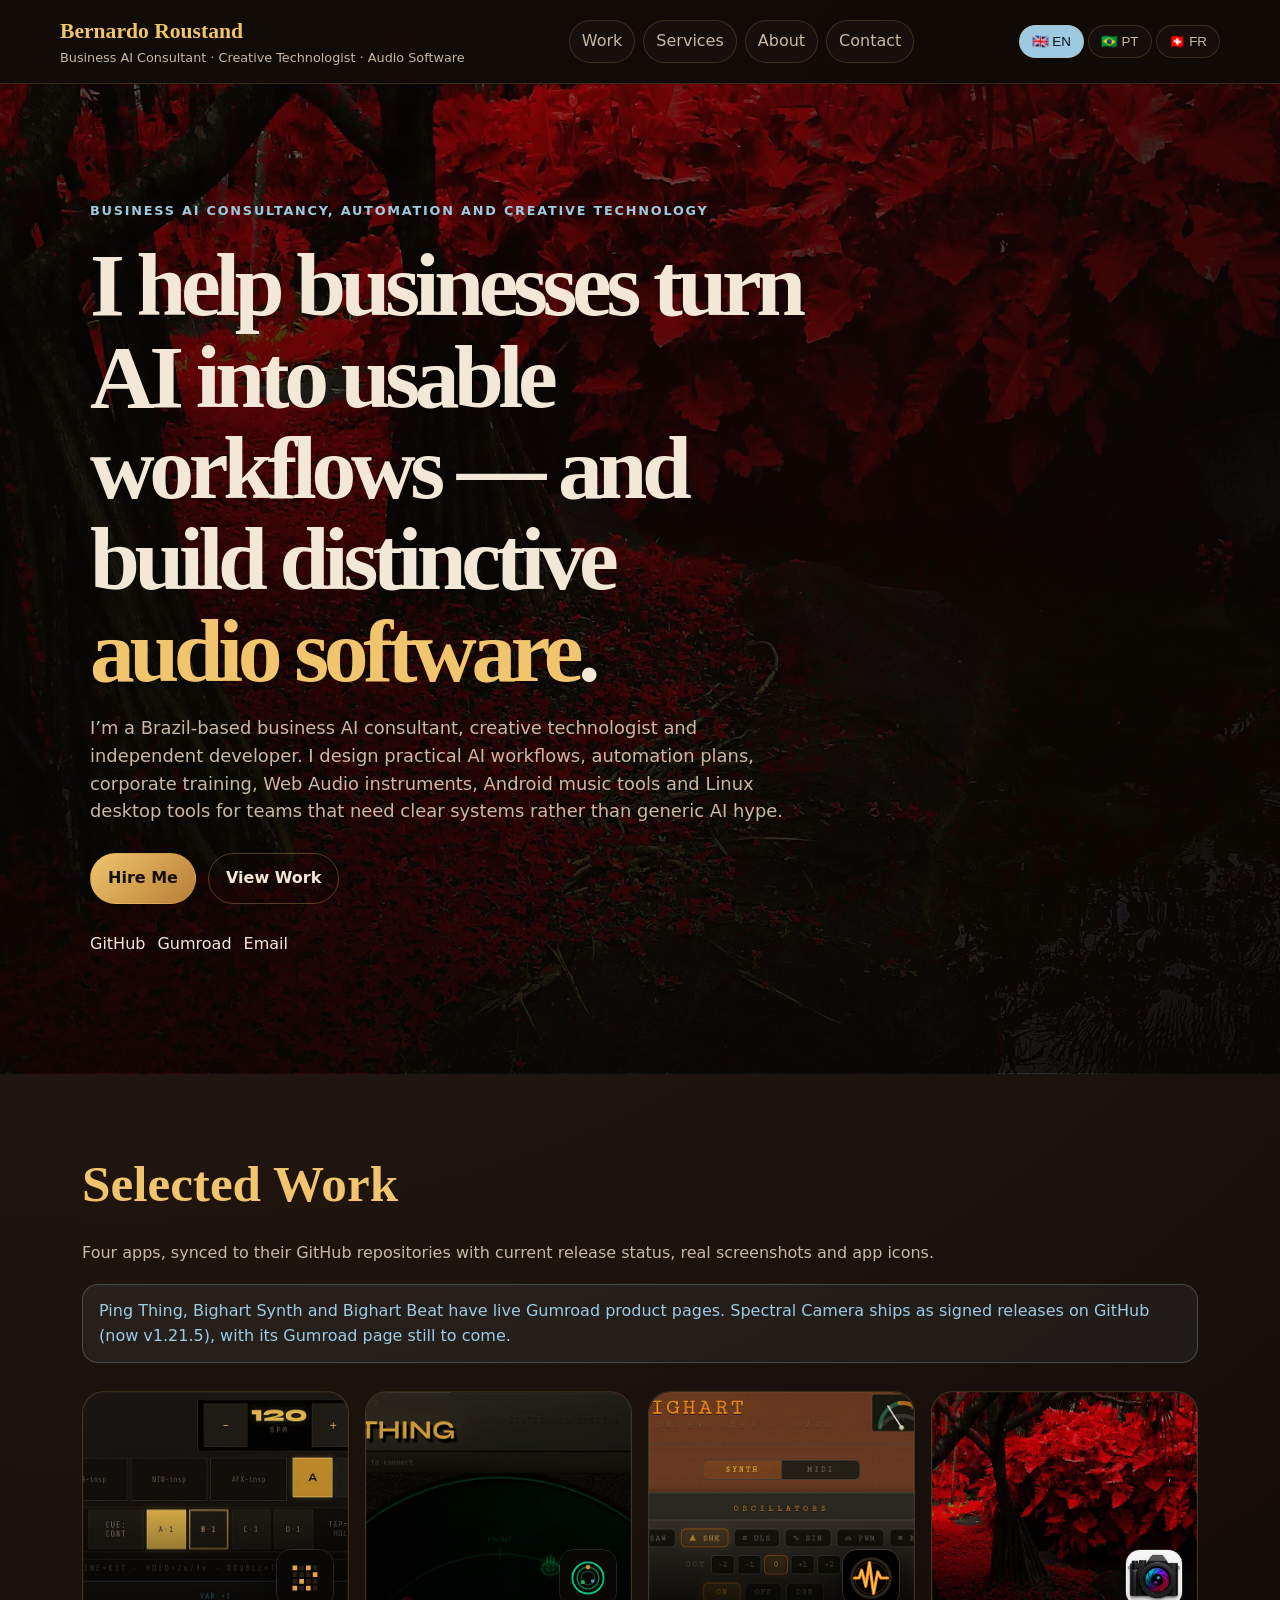
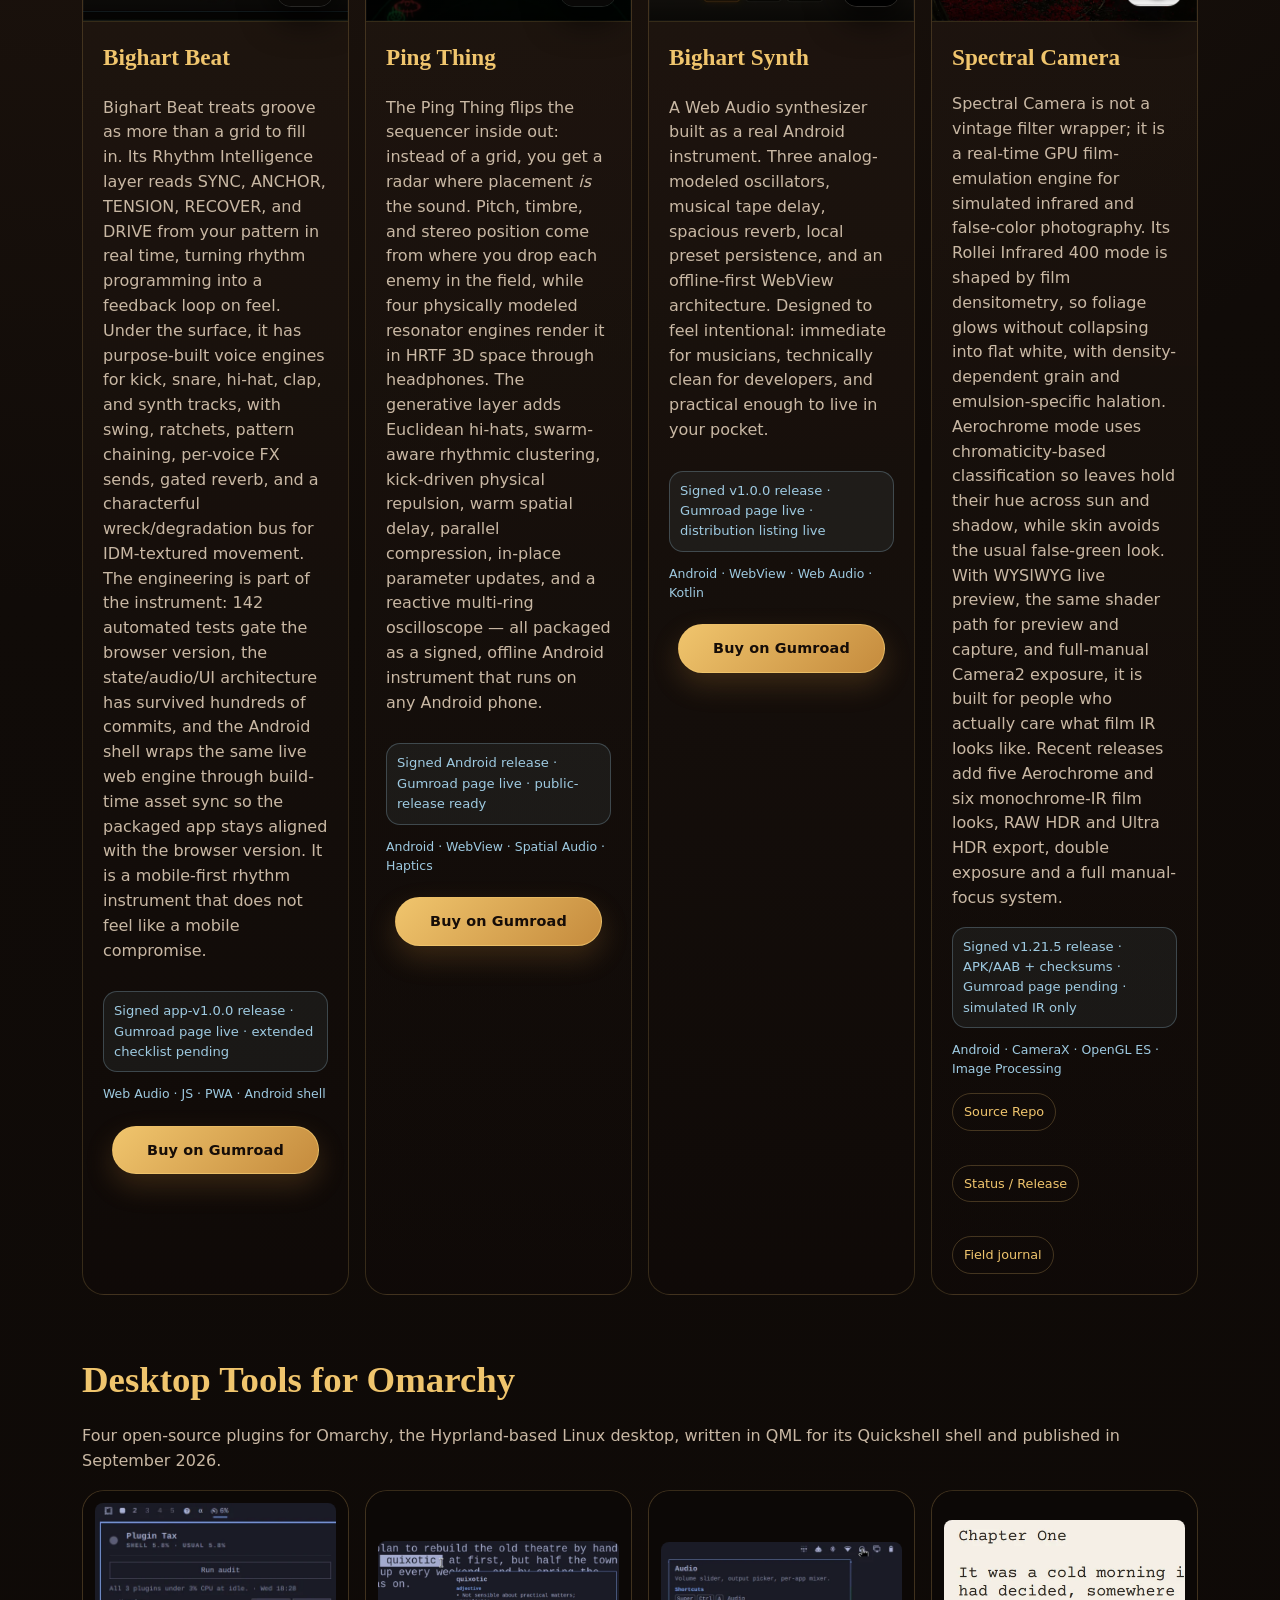
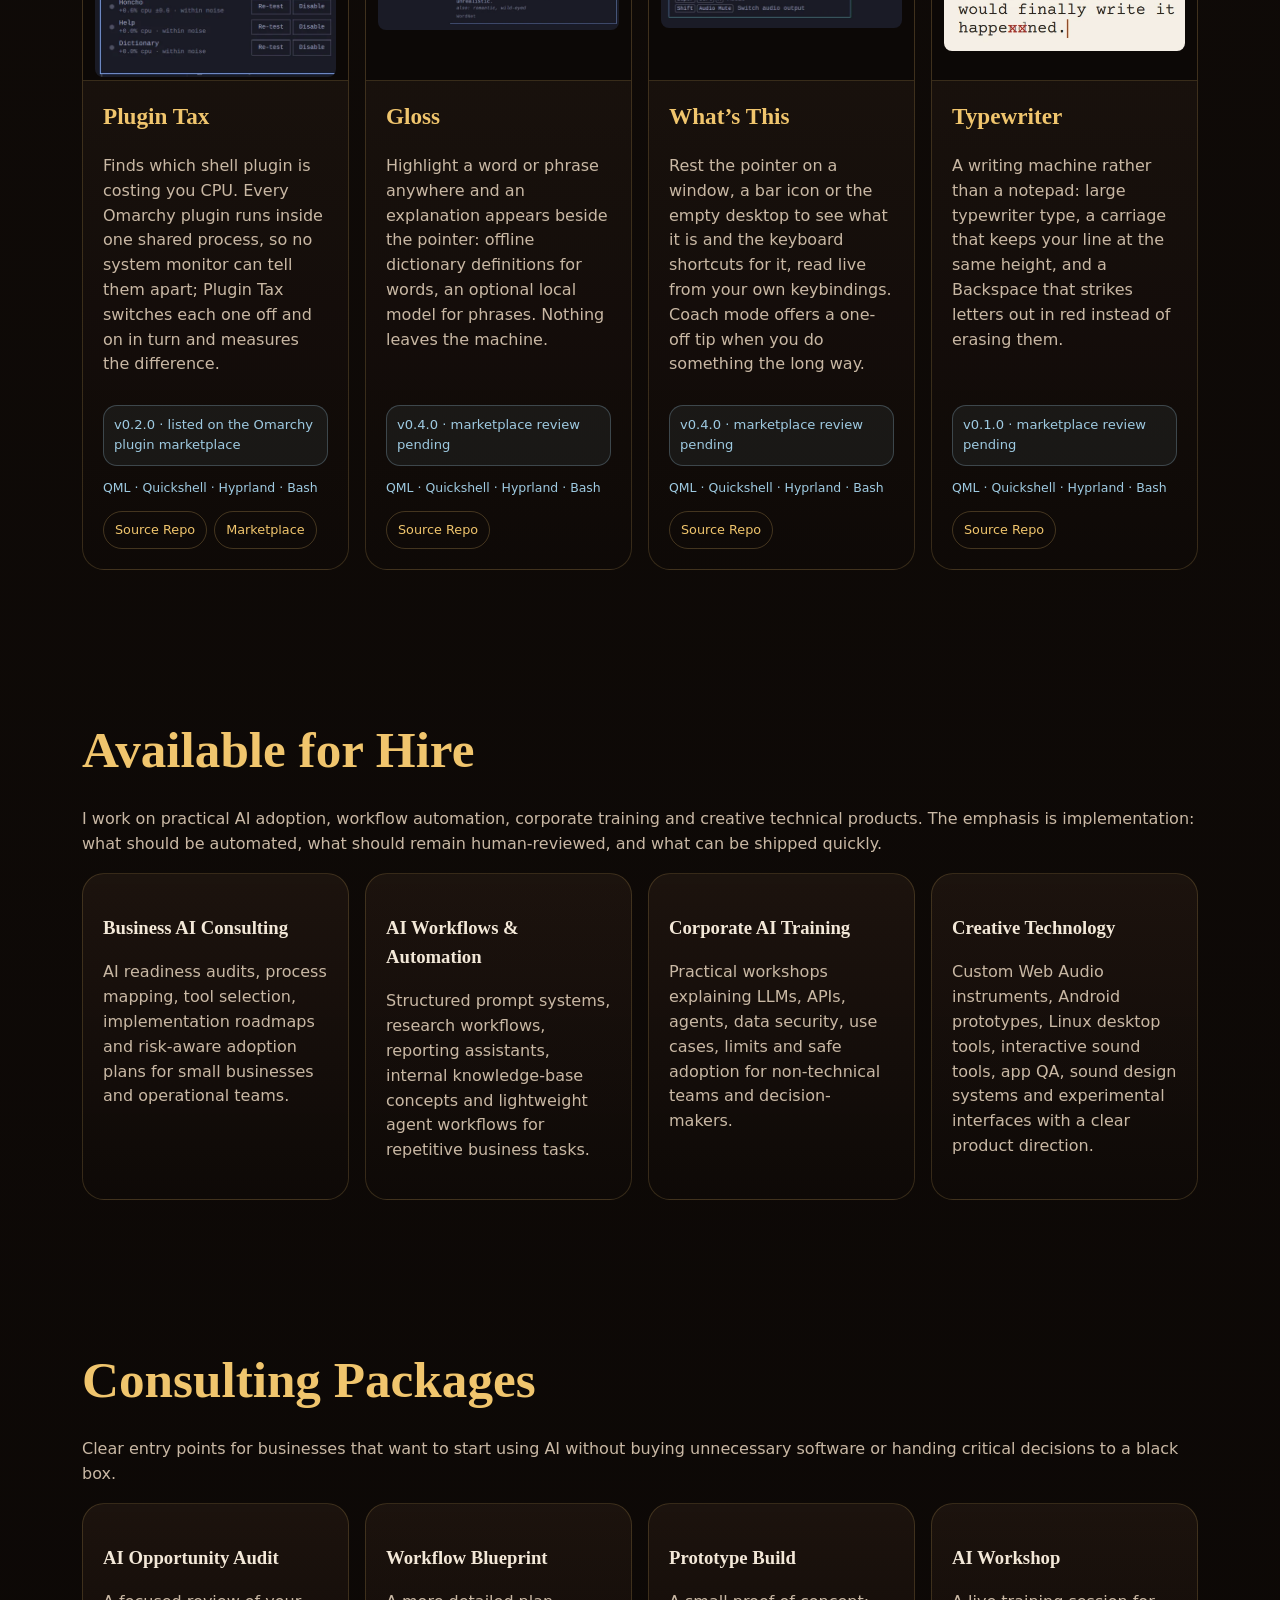
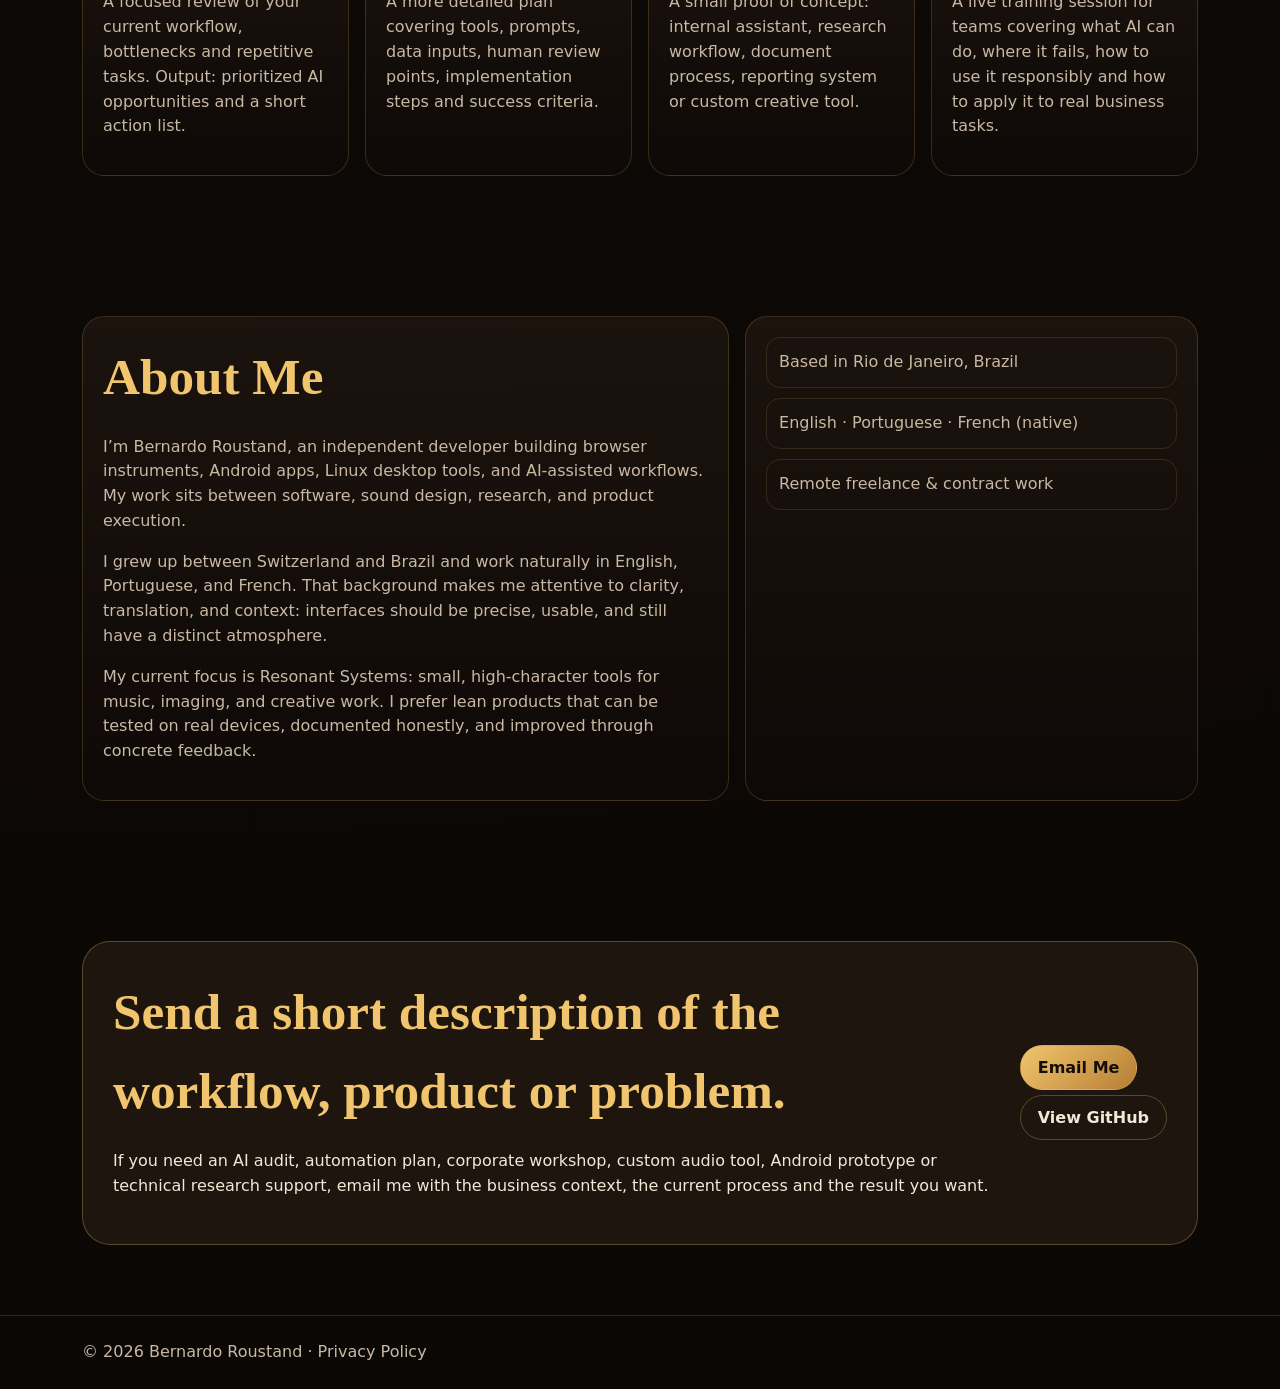
<file: index.html>
<!doctype html>
<html lang="en">
<head>
  <meta charset="utf-8">
  <meta name="viewport" content="width=device-width,initial-scale=1">
  <title>Bernardo Roustand — Business AI Consultant & Creative Technologist</title>
  <meta name="description" content="Business AI consultant, creative technologist and audio software developer building AI workflows, automation plans, Android music apps, Web Audio tools and Linux desktop tools.">
  <link rel="stylesheet" href="styles.css">
  <link rel="stylesheet" href="visuals.css">
  <link rel="stylesheet" href="image-quality.css">
  <link rel="stylesheet" href="tools.css">
</head>
<body>
  <header>
    <div class="wrap nav">
      <a class="brand" href="#top">
        <strong>Bernardo Roustand</strong>
        <span data-i18n="brandSub">Business AI Consultant · Creative Technologist · Audio Software</span>
      </a>
      <nav>
        <a href="#work" data-i18n="navWork">Work</a>
        <a href="#services" data-i18n="navServices">Services</a>
        <a href="#about" data-i18n="navAbout">About</a>
        <a href="#contact" data-i18n="navContact">Contact</a>
      </nav>
      <div class="lang">
        <button data-set-lang="en" aria-pressed="true">🇬🇧 EN</button>
        <button data-set-lang="pt" aria-pressed="false">🇧🇷 PT</button>
        <button data-set-lang="fr" aria-pressed="false">🇨🇭 FR</button>
      </div>
    </div>
  </header>

  <main class="wrap">
    <section class="hero" id="top">
      <div>
        <div class="kicker" data-i18n="heroKicker">Business AI consultancy, automation and creative technology</div>
        <h1 data-i18n-html="heroTitle">I help businesses turn AI into usable workflows — and build distinctive <span>audio software</span>.</h1>
        <p class="lead" data-i18n="heroLead">I’m a Brazil-based business AI consultant, creative technologist and independent developer. I design practical AI workflows, automation plans, corporate training, Web Audio instruments, Android music tools and Linux desktop tools for teams that need clear systems rather than generic AI hype.</p>
        <div class="btns">
          <a class="btn primary" href="#contact" data-i18n="ctaWork">Hire Me</a>
          <a class="btn" href="#work" data-i18n="ctaProjects">View Work</a>
        </div>
        <div class="links">
          <a href="https://github.com/Renardoberou" target="_blank" rel="noopener">GitHub</a>
          <a href="https://renardoberou.gumroad.com" target="_blank" rel="noopener">Gumroad</a>
          <a href="mailto:roustandsystems@gmail.com">Email</a>
        </div>
      </div>
    </section>

    <section class="section" id="work">
      <h2 data-i18n="workTitle">Selected Work</h2>
      <p class="intro" data-i18n="workIntro">Four apps, synced to their GitHub repositories with current release status, real screenshots and app icons.</p>
      <p class="note" data-i18n="releaseNote">Ping Thing, Bighart Synth and Bighart Beat have live Gumroad product pages. Spectral Camera ships as signed releases on GitHub (now v1.21.5), with its Gumroad page still to come.</p>
      <div class="grid" id="cards"></div>

      <div class="tools-head">
        <h3 data-tools-title>Desktop Tools for Omarchy</h3>
        <p class="intro" data-tools-intro>Four open-source plugins for Omarchy, the Hyprland-based Linux desktop, written in QML for its Quickshell shell and published in September 2026.</p>
      </div>
      <div class="grid" id="tools"></div>
    </section>

    <section class="section" id="services">
      <h2 data-i18n="servicesTitle">Available for Hire</h2>
      <p class="intro" data-i18n="servicesIntro">I work on practical AI adoption, workflow automation, corporate training and creative technical products. The emphasis is implementation: what should be automated, what should remain human-reviewed, and what can be shipped quickly.</p>
      <div class="services">
        <div class="panel">
          <h3 data-i18n="service1Title">Business AI Consulting</h3>
          <p data-i18n="service1Text">AI readiness audits, process mapping, tool selection, implementation roadmaps and risk-aware adoption plans for small businesses and operational teams.</p>
        </div>
        <div class="panel">
          <h3 data-i18n="service2Title">AI Workflows & Automation</h3>
          <p data-i18n="service2Text">Structured prompt systems, research workflows, reporting assistants, internal knowledge-base concepts and lightweight agent workflows for repetitive business tasks.</p>
        </div>
        <div class="panel">
          <h3 data-i18n="service3Title">Corporate AI Training</h3>
          <p data-i18n="service3Text">Practical workshops explaining LLMs, APIs, agents, data security, use cases, limits and safe adoption for non-technical teams and decision-makers.</p>
        </div>
        <div class="panel">
          <h3 data-i18n="service4Title">Creative Technology</h3>
          <p data-i18n="service4Text">Custom Web Audio instruments, Android prototypes, Linux desktop tools, interactive sound tools, app QA, sound design systems and experimental interfaces with a clear product direction.</p>
        </div>
      </div>
    </section>

    <section class="section" id="hire">
      <h2 data-i18n="hireTitle">Consulting Packages</h2>
      <p class="intro" data-i18n="hireIntro">Clear entry points for businesses that want to start using AI without buying unnecessary software or handing critical decisions to a black box.</p>
      <div class="services">
        <div class="panel">
          <h3 data-i18n="pkg1Title">AI Opportunity Audit</h3>
          <p data-i18n="pkg1Text">A focused review of your current workflow, bottlenecks and repetitive tasks. Output: prioritized AI opportunities and a short action list.</p>
        </div>
        <div class="panel">
          <h3 data-i18n="pkg2Title">Workflow Blueprint</h3>
          <p data-i18n="pkg2Text">A more detailed plan covering tools, prompts, data inputs, human review points, implementation steps and success criteria.</p>
        </div>
        <div class="panel">
          <h3 data-i18n="pkg3Title">Prototype Build</h3>
          <p data-i18n="pkg3Text">A small proof of concept: internal assistant, research workflow, document process, reporting system or custom creative tool.</p>
        </div>
        <div class="panel">
          <h3 data-i18n="pkg4Title">AI Workshop</h3>
          <p data-i18n="pkg4Text">A live training session for teams covering what AI can do, where it fails, how to use it responsibly and how to apply it to real business tasks.</p>
        </div>
      </div>
    </section>

    <section class="section about" id="about">
      <div class="panel">
        <h2 data-i18n="aboutTitle">About Me</h2>
        <p data-i18n="aboutP1">I’m Bernardo Roustand, an independent developer building browser instruments, Android apps, Linux desktop tools, and AI-assisted workflows. My work sits between software, sound design, research, and product execution.</p>
        <p data-i18n="aboutP2">I grew up between Switzerland and Brazil and work naturally in English, Portuguese, and French. That background makes me attentive to clarity, translation, and context: interfaces should be precise, usable, and still have a distinct atmosphere.</p>
        <p data-i18n="aboutP3">My current focus is Resonant Systems: small, high-character tools for music, imaging, and creative work. I prefer lean products that can be tested on real devices, documented honestly, and improved through concrete feedback.</p>
      </div>
      <aside class="panel facts">
        <div data-i18n="factLocation">Based in Rio de Janeiro, Brazil</div>
        <div data-i18n="factLanguages">English · Portuguese · French (native)</div>
        <div data-i18n="factWork">Remote freelance & contract work</div>
      </aside>
    </section>

    <section class="section" id="contact">
      <div class="contact">
        <div>
          <h2 data-i18n="contactTitle">Send a short description of the workflow, product or problem.</h2>
          <p data-i18n="contactText">If you need an AI audit, automation plan, corporate workshop, custom audio tool, Android prototype or technical research support, email me with the business context, the current process and the result you want.</p>
        </div>
        <div>
          <a class="btn primary" href="mailto:roustandsystems@gmail.com" data-i18n="emailMe">Email Me</a><br><br>
          <a class="btn" href="https://github.com/Renardoberou" target="_blank" rel="noopener" data-i18n="viewGithub">View GitHub</a>
        </div>
      </div>
    </section>
  </main>

  <footer>
    <div class="wrap">© <span id="year"></span> Bernardo Roustand · <a href="privacy-policy.html">Privacy Policy</a></div>
  </footer>
  <script src="app.js"></script>
  <script src="hero-sync.js"></script>
  <script src="status-sync.js"></script>
  <script src="tools.js"></script>
</body>
</html>
</file>
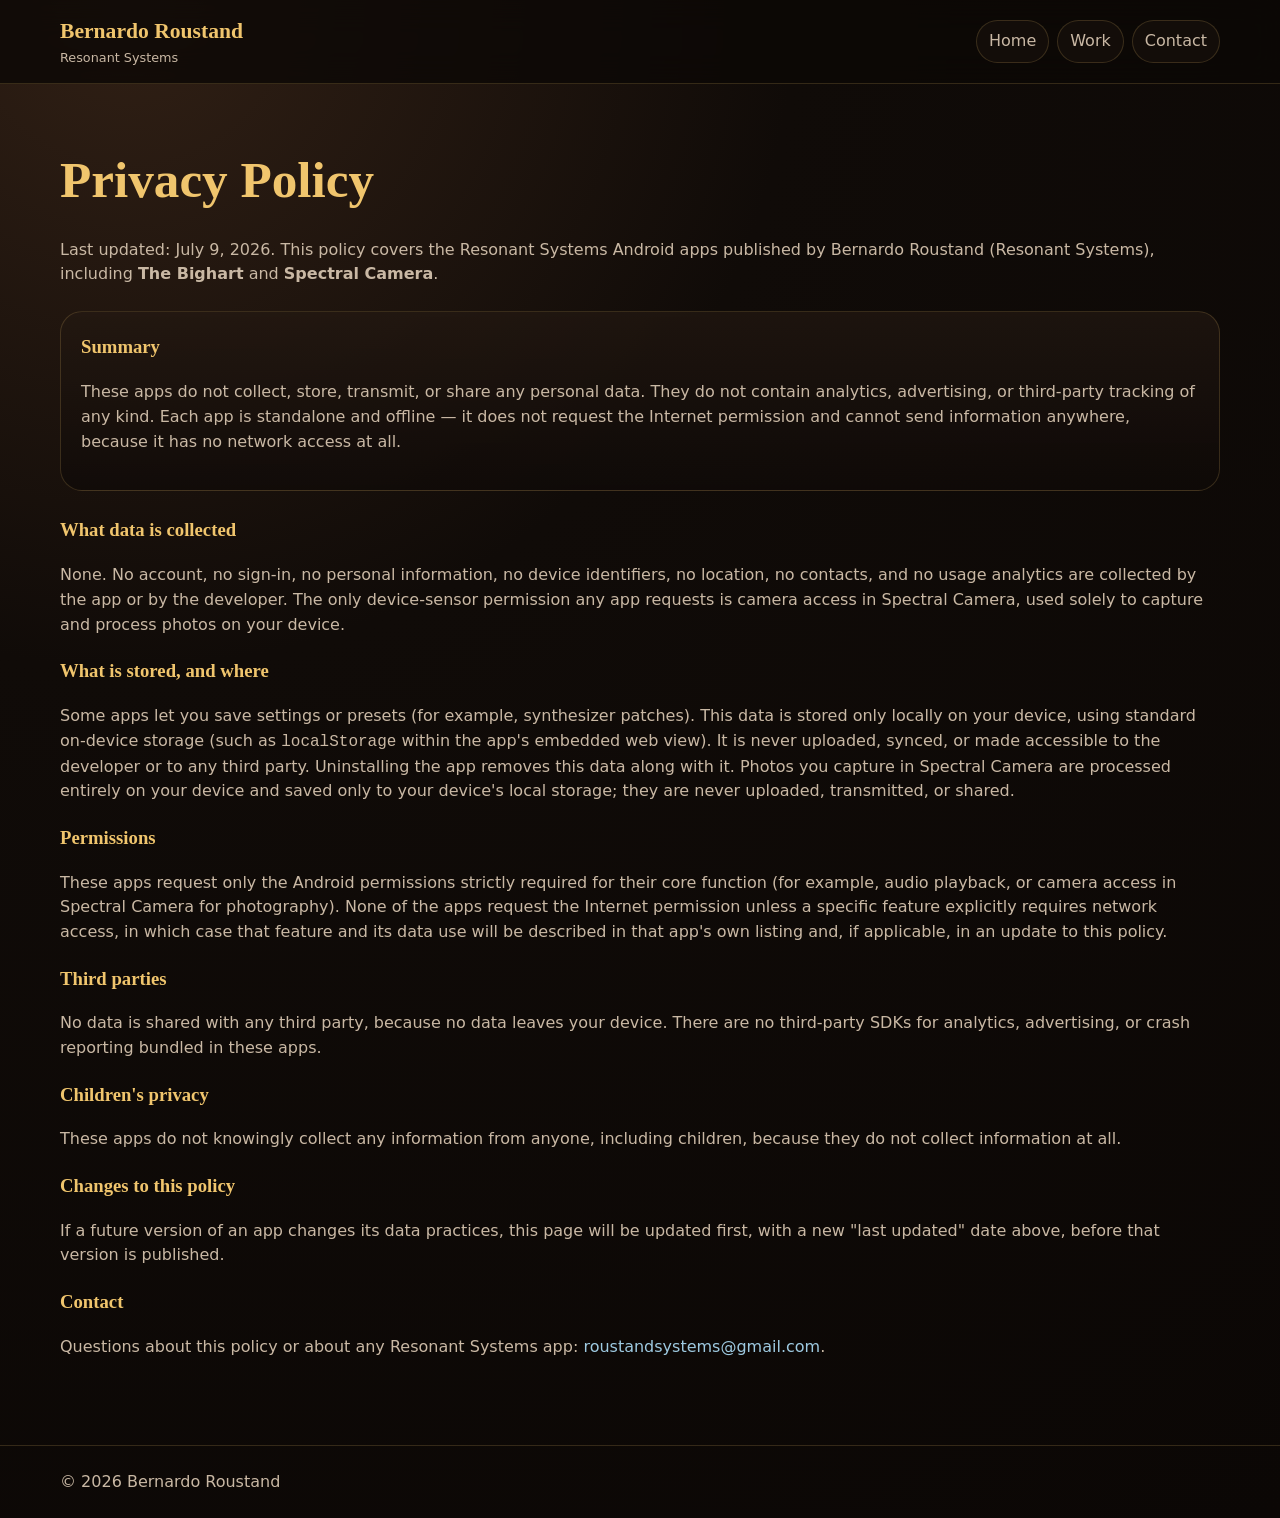
<file: privacy-policy.html>
<!doctype html><html lang='en'><head><meta charset='utf-8'><meta name='viewport' content='width=device-width,initial-scale=1'><title>Privacy Policy — Resonant Systems</title><meta name='description' content='Privacy policy for Resonant Systems Android apps, including The Bighart and Spectral Camera.'><link rel='stylesheet' href='styles.css'></head><body>
<header><div class='wrap nav'><a class='brand' href='index.html'><strong>Bernardo Roustand</strong><span>Resonant Systems</span></a><nav><a href='index.html'>Home</a><a href='index.html#work'>Work</a><a href='index.html#contact'>Contact</a></nav></div></header>
<main class='wrap'>
<section class='section' id='top' style='padding-top:56px'>
<h2>Privacy Policy</h2>
<p class='intro'>Last updated: July 9, 2026. This policy covers the Resonant Systems Android apps published by Bernardo Roustand (Resonant Systems), including <strong>The Bighart</strong> and <strong>Spectral Camera</strong>.</p>

<div class='panel' style='margin:24px 0'>
<h3 style='color:#f0c56d;margin-top:0'>Summary</h3>
<p>These apps do not collect, store, transmit, or share any personal data. They do not contain analytics, advertising, or third-party tracking of any kind. Each app is standalone and offline — it does not request the Internet permission and cannot send information anywhere, because it has no network access at all.</p>
</div>

<h3 style='color:#f0c56d'>What data is collected</h3>
<p class='intro'>None. No account, no sign-in, no personal information, no device identifiers, no location, no contacts, and no usage analytics are collected by the app or by the developer. The only device-sensor permission any app requests is camera access in Spectral Camera, used solely to capture and process photos on your device.</p>

<h3 style='color:#f0c56d'>What is stored, and where</h3>
<p class='intro'>Some apps let you save settings or presets (for example, synthesizer patches). This data is stored only locally on your device, using standard on-device storage (such as <code>localStorage</code> within the app's embedded web view). It is never uploaded, synced, or made accessible to the developer or to any third party. Uninstalling the app removes this data along with it. Photos you capture in Spectral Camera are processed entirely on your device and saved only to your device's local storage; they are never uploaded, transmitted, or shared.</p>

<h3 style='color:#f0c56d'>Permissions</h3>
<p class='intro'>These apps request only the Android permissions strictly required for their core function (for example, audio playback, or camera access in Spectral Camera for photography). None of the apps request the Internet permission unless a specific feature explicitly requires network access, in which case that feature and its data use will be described in that app's own listing and, if applicable, in an update to this policy.</p>

<h3 style='color:#f0c56d'>Third parties</h3>
<p class='intro'>No data is shared with any third party, because no data leaves your device. There are no third-party SDKs for analytics, advertising, or crash reporting bundled in these apps.</p>

<h3 style='color:#f0c56d'>Children's privacy</h3>
<p class='intro'>These apps do not knowingly collect any information from anyone, including children, because they do not collect information at all.</p>

<h3 style='color:#f0c56d'>Changes to this policy</h3>
<p class='intro'>If a future version of an app changes its data practices, this page will be updated first, with a new "last updated" date above, before that version is published.</p>

<h3 style='color:#f0c56d'>Contact</h3>
<p class='intro'>Questions about this policy or about any Resonant Systems app: <a href='mailto:roustandsystems@gmail.com' style='color:#9ecae1'>roustandsystems@gmail.com</a>.</p>
</section>
</main>
<footer><div class='wrap'>© <span id='year'></span> Bernardo Roustand</div></footer>
<script>document.getElementById('year').textContent = new Date().getFullYear();</script>
</body></html>
</file>
<file: styles.css>
body{margin:0;background:radial-gradient(circle at 10% 0%,#312015 0,#100b08 35%,#0b0705 100%);color:#f3e8d8;font:16px/1.55 Inter,system-ui,sans-serif}a{color:inherit;text-decoration:none}.wrap{max-width:1160px;margin:auto;padding:0 22px}header{position:sticky;top:0;background:#0c0806cc;backdrop-filter:blur(16px);border-bottom:1px solid #d6ae6233;z-index:2}.nav{display:flex;justify-content:space-between;align-items:center;gap:16px;padding:15px 0}.brand strong,h1,h2,h3{font-family:Georgia,serif}.brand strong{color:#f0c56d;font-size:1.35rem}.brand span{display:block;color:#c9b8a4;font-size:.8rem}nav{display:flex;gap:8px}nav a,.lang button{border:1px solid #d6ae6233;border-radius:999px;padding:8px 12px;color:#c9b8a4;background:#21181366}.lang{display:flex;gap:4px}.lang button{cursor:pointer}.lang button[aria-pressed=true]{background:#9ecae1;color:#071016}.hero{display:grid;grid-template-columns:1fr .42fr;gap:48px;align-items:center;min-height:78vh;padding:70px 0}.kicker{color:#9ecae1;letter-spacing:.14em;text-transform:uppercase;font-weight:800;font-size:.8rem}h1{font-size:clamp(3rem,7vw,6.5rem);letter-spacing:-.06em;line-height:1.02;margin:18px 0}h1 span,h2{color:#f0c56d}.lead{color:#c9b8a4;max-width:720px;font-size:1.12rem}.btns,.links{display:flex;gap:12px;flex-wrap:wrap;margin-top:28px}.btn{border:1px solid #d6ae6255;border-radius:999px;padding:12px 17px;font-weight:700}.primary{background:linear-gradient(135deg,#f0c56d,#b77e35);color:#150d08}.section{padding:70px 0}h2{font-size:clamp(2.1rem,4vw,3.6rem);margin:0 0 18px}.intro,.note,.card p,.panel p{color:#c9b8a4}.note{border:1px solid #9ecae144;color:#9ecae1;background:#9ecae111;border-radius:16px;padding:14px 16px;margin:18px 0 28px}.grid{display:grid;grid-template-columns:repeat(4,1fr);gap:16px}.card,.panel{border:1px solid #d6ae6233;border-radius:22px;background:linear-gradient(180deg,#241912aa,#0f0a08bb);padding:20px}.mark{height:120px;border-radius:16px;background:radial-gradient(circle at 70% 25%,#9ecae133,transparent 40%),#160f0b;display:grid;place-items:center;margin-bottom:16px}.app-icon{width:84px;height:84px;border-radius:22px;box-shadow:0 12px 36px #0009}.card h3{color:#f0c56d;font-size:1.45rem;margin:.2rem 0}.status{border:1px solid #9ecae144;background:#9ecae111;color:#9ecae1;border-radius:14px;padding:9px 10px;font-size:.82rem;margin:12px 0}.tags{color:#9ecae1;font-size:.78rem}.mini{display:inline-block;border:1px solid #d6ae6244;border-radius:999px;color:#f0c56d;padding:8px 11px;margin:14px 7px 0 0;font-size:.8rem}.services,.about{display:grid;gap:16px}.services{grid-template-columns:repeat(4,1fr)}.about{grid-template-columns:1fr .7fr}.facts div{border:1px solid #d6ae6228;border-radius:14px;padding:12px;margin-bottom:10px;color:#c9b8a4}.contact{display:grid;grid-template-columns:1fr auto;gap:22px;align-items:center;border:1px solid #d6ae6255;border-radius:28px;background:#241912cc;padding:30px}footer{border-top:1px solid #d6ae6233;color:#c9b8a4;padding:24px 0}@media(max-width:900px){.hero,.about,.contact{grid-template-columns:1fr}.grid,.services{grid-template-columns:repeat(2,1fr)}nav{display:none}}@media(max-width:600px){.grid,.services{grid-template-columns:1fr}.btn{width:100%;text-align:center}}
</file>
<file: visuals.css>
.card{padding:0;overflow:hidden}.card .mark{position:relative;height:230px;margin:0;border-radius:22px 22px 0 0;background-size:cover;background-position:center top;border-bottom:1px solid rgba(214,174,98,.22)}.card .mark:before{content:'';position:absolute;inset:0;background:linear-gradient(180deg,rgba(0,0,0,.04) 0%,rgba(0,0,0,.18) 56%,rgba(0,0,0,.78) 100%),radial-gradient(circle at 75% 18%,rgba(158,202,225,.13),transparent 40%)}.card .mark:after{content:'';position:absolute;inset:0;border-radius:inherit;box-shadow:inset 0 0 0 1px rgba(255,255,255,.03);pointer-events:none}.card:nth-child(1) .mark{background-image:image-set(url('images/bighart-beat.webp') type('image/webp'),url('images/bighart-beat.jpg') type('image/jpeg'));background-position:center 6%}.card:nth-child(2) .mark{background-image:image-set(url('images/ping-thing.webp') type('image/webp'),url('images/ping-thing.jpg') type('image/jpeg'));background-position:center 12%}.card:nth-child(3) .mark{background-image:image-set(url('images/bighart-synth.webp') type('image/webp'),url('images/bighart-synth.jpg') type('image/jpeg'));background-position:center 3%}.card:nth-child(4) .mark{background-image:image-set(url('images/spectral-camera.webp') type('image/webp'),url('images/spectral-camera.jpg') type('image/jpeg'));background-position:center 36%}.card .app-icon{position:absolute;right:14px;bottom:14px;z-index:1;width:58px;height:58px;border-radius:15px;box-shadow:0 12px 34px rgba(0,0,0,.72);border:1px solid rgba(255,255,255,.12)}.card h3,.card p,.card .status,.card .tags,.card .mini{margin-left:20px;margin-right:20px}.card h3{margin-top:18px}.card .mini{margin-bottom:20px}@media(max-width:600px){.card .mark{height:210px}}
</file>
<file: image-quality.css>
/* Image quality/layout overrides: use product imagery as contained visuals instead of over-stretched backgrounds. */
.hero{
  grid-template-columns:1fr !important;
  min-height:88vh;
  width:100vw;
  margin-left:calc(50% - 50vw);
  padding:clamp(96px,13vh,150px) max(30px,calc((100vw - 1160px)/2 + 30px));
  overflow:hidden;
  background-color:#100b08;
  background-image:
    linear-gradient(90deg,rgba(8,6,4,.48),rgba(8,6,4,.28) 42%,rgba(8,6,4,.70)),
    linear-gradient(180deg,rgba(8,6,4,.18),rgba(8,6,4,.78)),
    radial-gradient(circle at 70% 24%,rgba(210,20,18,.16),transparent 44%),
    image-set(url('images/spectral-hero.webp') type('image/webp'),url('images/spectral-hero.jpg') type('image/jpeg'));
  background-size:cover;
  background-position:center center;
  background-repeat:no-repeat;
}
.hero>div{max-width:720px;position:relative;z-index:1;}
.card .mark{
  background-size:cover!important;
  background-repeat:no-repeat!important;
  background-position:center top!important;
  background-color:#080604!important;
  image-rendering:auto;
}
.card .mark::before{
  background:linear-gradient(180deg,rgba(0,0,0,.02),rgba(0,0,0,.10) 52%,rgba(0,0,0,.78))!important;
}
@media(max-width:600px){
  .hero{padding-top:100px;padding-bottom:70px;}
  .card .mark{height:260px;}
}

/* Viewport and responsive-layout guardrails. */
*,*::before,*::after{box-sizing:border-box;}
html,body{width:100%;max-width:100%;overflow-x:hidden;}
img,svg,video{max-width:100%;height:auto;}
.wrap{width:min(1160px,100%);max-width:1160px;}
.nav,.brand,nav,.lang{min-width:0;}
.brand{overflow:hidden;}
.hero{box-sizing:border-box;max-width:100vw;}

/* Compact mobile masthead: identity at upper left, language controls at upper
   right, and the section navigation directly beneath. The header therefore
   ends immediately below the Work / Services / About / Contact row. */
@media(max-width:820px){
  .wrap{padding-left:16px;padding-right:16px;}
  header{backdrop-filter:blur(12px);}
  .nav{
    display:grid;
    grid-template-columns:minmax(0,1fr) auto;
    grid-template-areas:
      "brand language"
      "menu menu";
    justify-items:stretch;
    align-items:start;
    column-gap:12px;
    row-gap:8px;
    padding:10px 0 8px;
  }
  .brand{
    grid-area:brand;
    max-width:100%;
    overflow-wrap:anywhere;
    align-self:start;
  }
  .brand strong{
    display:block;
    font-size:clamp(1.08rem,4.8vw,1.34rem);
    line-height:1.05;
  }
  .brand span{
    margin-top:3px;
    font-size:.72rem;
    line-height:1.2;
  }
  .nav>nav{
    grid-area:menu;
    display:flex;
    gap:6px;
    width:100%;
    max-width:100%;
    overflow-x:auto;
    padding:0 0 1px;
    -webkit-overflow-scrolling:touch;
    scrollbar-width:none;
  }
  .nav>nav::-webkit-scrollbar{display:none;}
  .nav>nav a{
    flex:0 0 auto;
    padding:6px 10px;
    font-size:.79rem;
    line-height:1.15;
  }
  .nav>.lang{
    grid-area:language;
    display:flex;
    justify-content:flex-end;
    align-items:flex-start;
    gap:4px;
    width:auto;
    max-width:none;
  }
  .nav>.lang button{
    display:grid;
    place-items:center;
    width:36px;
    min-width:36px;
    height:32px;
    padding:0;
    font-size:0;
    line-height:1;
    white-space:nowrap;
    text-align:center;
  }
  .nav>.lang button::after{
    content:attr(data-set-lang);
    font-size:.7rem;
    font-weight:700;
    letter-spacing:.04em;
    text-transform:uppercase;
  }
  .hero{
    width:calc(100% + 32px);
    max-width:calc(100% + 32px);
    margin-left:-16px;
    margin-right:-16px;
    padding:76px 16px 62px;
  }
}

@media(max-width:520px){
  h1{font-size:clamp(2.15rem,10.5vw,2.9rem);letter-spacing:-.045em;overflow-wrap:break-word;}
  .lead{font-size:1rem;max-width:100%;overflow-wrap:break-word;}
  .nav{column-gap:9px;row-gap:7px;padding-top:9px;padding-bottom:7px;}
  .brand strong{font-size:clamp(1.03rem,5vw,1.22rem);}
  .brand span{font-size:.68rem;}
  .nav>.lang{gap:3px;}
  .nav>.lang button{width:33px;min-width:33px;height:30px;}
  .nav>.lang button::after{font-size:.66rem;}
  .nav>nav{gap:5px;}
  .nav>nav a{padding:5px 8px;font-size:.75rem;}
}

@media(max-width:420px){
  .wrap{padding-left:12px;padding-right:12px;}
  .nav{column-gap:8px;row-gap:6px;}
  .brand strong{font-size:1.03rem;}
  .brand span{font-size:.65rem;}
  .nav>.lang button{width:31px;min-width:31px;height:29px;}
  .nav>nav a{padding:5px 7px;font-size:.72rem;}
  .hero{
    width:calc(100% + 24px);
    max-width:calc(100% + 24px);
    margin-left:-12px;
    margin-right:-12px;
    padding-left:12px;
    padding-right:12px;
  }
}
</file>
<file: tools.css>
/* Omarchy desktop-tool cards: screenshots shown whole (they are UI crops, not photos). */
.tools-head{margin-top:56px}
.tools-head h3{font-family:Georgia,serif;color:#f0c56d;font-size:clamp(1.6rem,3vw,2.3rem);margin:0 0 10px}
.tool-card{
  display:flex;
  flex-direction:column;
  border:1px solid #d6ae6233;
  border-radius:22px;
  background:linear-gradient(180deg,#241912aa,#0f0a08bb);
  overflow:hidden;
}
.tool-card .shot{
  height:190px;
  display:grid;
  place-items:center;
  padding:12px;
  background:#0c0806;
  border-bottom:1px solid rgba(214,174,98,.22);
}
.tool-card .shot img{
  max-width:100%;
  max-height:100%;
  width:auto;
  height:auto;
  object-fit:contain;
  border-radius:8px;
}
.tool-card h3,.tool-card p,.tool-card .status,.tool-card .tags,.tool-card .tool-links{margin-left:20px;margin-right:20px}
.tool-card h3{color:#f0c56d;font-size:1.45rem;margin-top:18px;margin-bottom:.2rem}
.tool-card p{color:#c9b8a4;flex:1}
.tool-card .tool-links{margin-bottom:20px}
</file>
